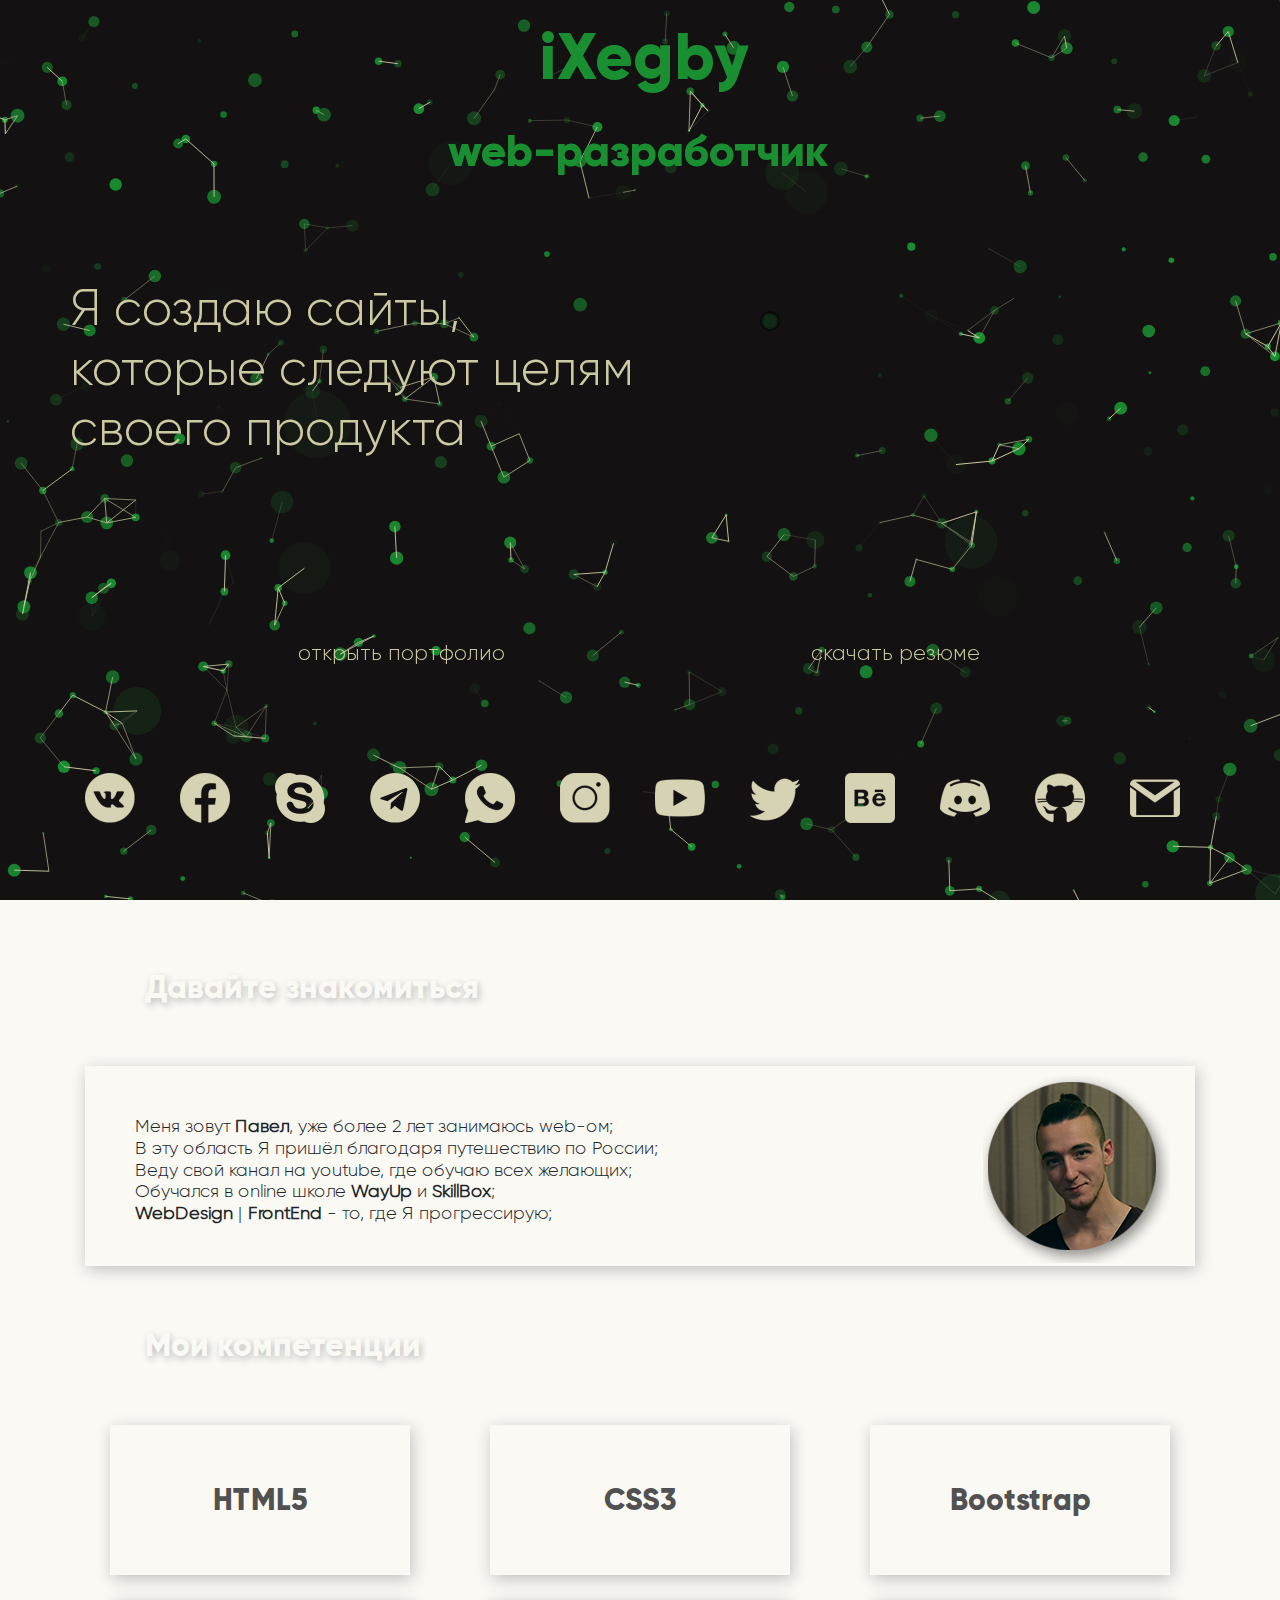
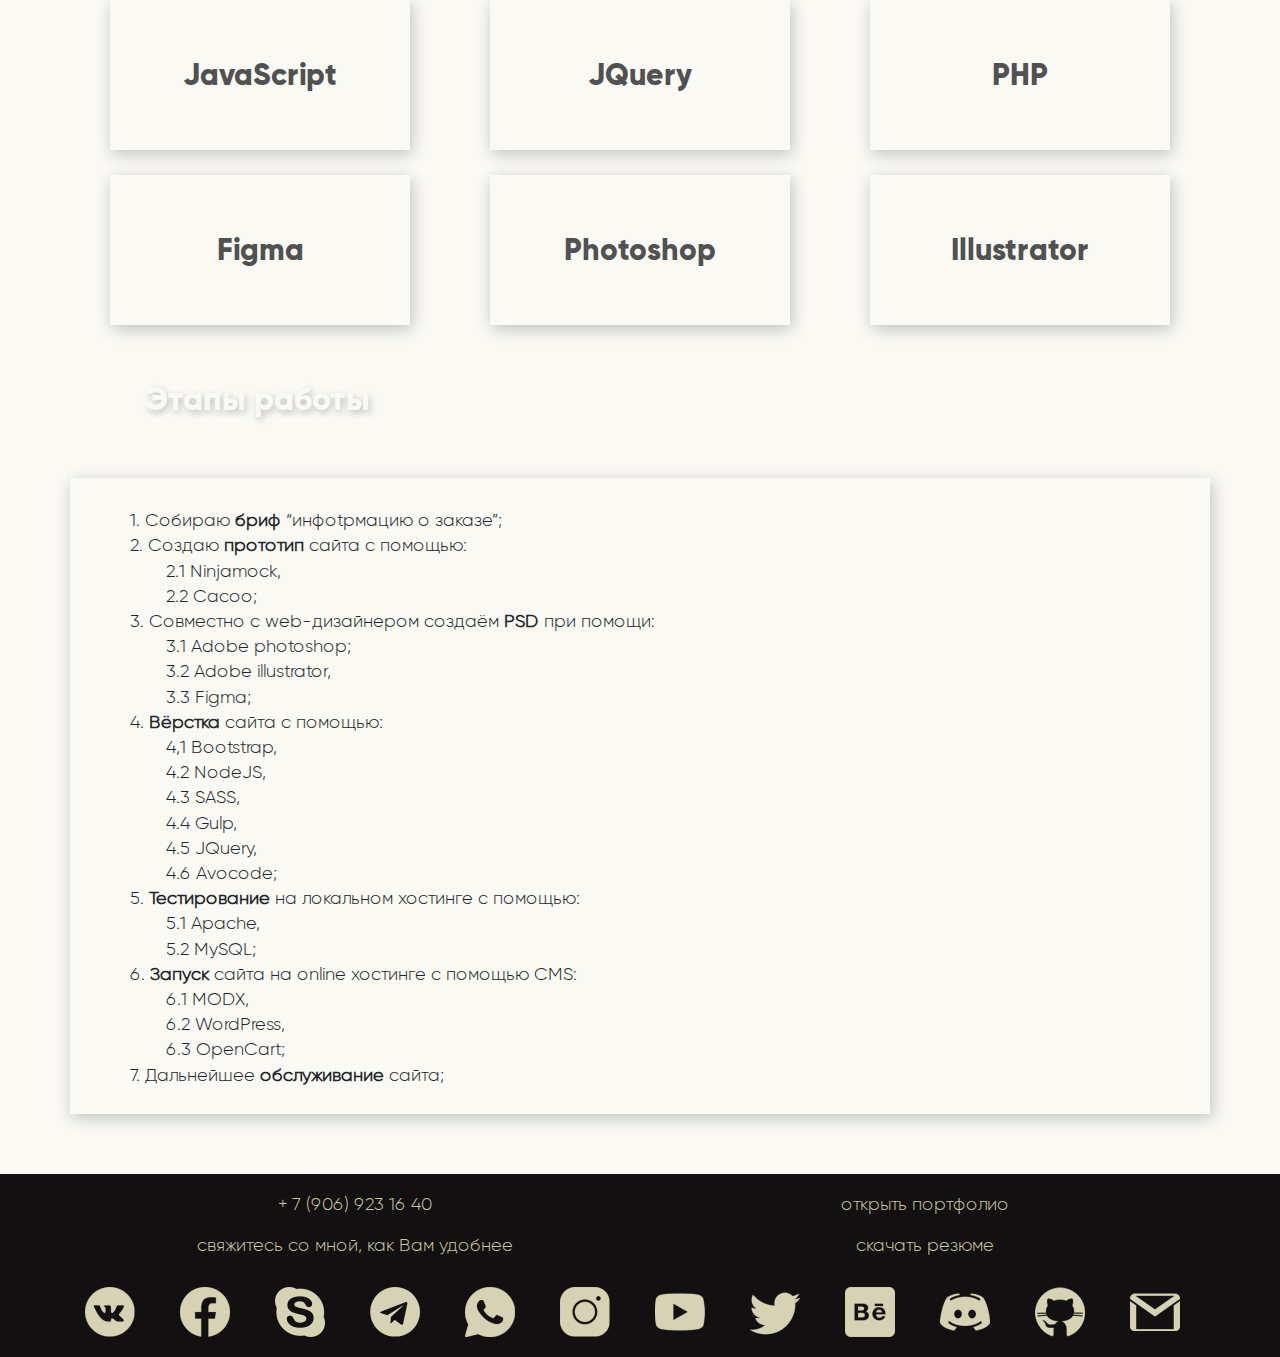
<file: index.html>
<!DOCTYPE html>
<html lang="ru">
<head>
	<meta charset="UTF-8">
	<meta property='og.title' content='iXegby резюме'><!-- заголовок сниппета -->
	<meta property='og.description' content='Свяжитесь со мной, и Я сделаю для вас продающий сайт под ваш товар или услугу'><!-- текст сниппета -->
	<meta property='og.image' content='assets/img/I.png'><!-- картинка снипета -->
	<meta property='og.site_name' content='Дизайн и вёрстка сайта'><!-- Заголовок для SEO -->
	<meta property='og.type' content='article'><!-- просто надо чтобы было -->

	<meta name="viewport" content="width=device-width, initial-scale=1.0">
	<title>iXegby-сайты под заказ</title>
	<meta name="description" content="iXegby ************"><!-- описание стр -->
	<meta name="keywords" content="ixegby вёрстка сайт купить дизайнер заказ Павел Чупин"><!-- ключевые слова поиска -->
	<meta name='author' content='Pavel Chupin'>
	<link rel='icon' href='assets/img/ico.ico'>

	<link rel="stylesheet" href="assets/sass/bootstrap.min.css"><!-- bootstrap -->
	<link rel="stylesheet" href="assets/sass/jquery-ui.min.css"><!-- jquery -->
	<link rel="stylesheet" href="assets/sass/animate.css"><!-- animate -->
	<link rel="stylesheet" href="assets/sass/style.css"><!-- css -->
	<link rel="stylesheet" href="assets/sass/style_adaptive.css"><!-- адаптив -->
	
	<script src="assets/sass/jquery-3.4.1.min.js" defer></script>
	<script src="assets/sass/jquery-ui.min.js" defer></script>
	<script src="assets/sass/bootstrap.min.js" defer></script>
	<script src="assets/sass/script.js" defer></script>
</head>
<body>
	<canvas id="animation">
	</canvas>
	<!-- header -->
	<div class="container">
		<div class="row">
			<div class="col-12">
				<div class="hello__heading">
					<h1>iXegby</h1>
					<h2>web-разработчик</h2>
					<h3>Я создаю сайты,<br/>
						которые следуют целям<br/>
						своего продукта</h3>
				</div>
				<div class="hello__transition">
					<a class="hello__portfolio animated bounceInLeft" href="portfolio.html">открыть портфолио</a>
					<a class="hello__setup animated bounceInRight" href="#">скачать резюме</a>
				</div>
				<div class="hello__link animated bounceInUp">
					<div class="row">
						<div class="col-2 col-sm-1">
							<a class="link" href="https://vk.com/ixegby"><img src="assets/img/ico__link/VK.png" alt="VK"></a>
						</div>
						<div class="col-2 col-sm-1">
							<a class="link" href="https://www.facebook.com/ixegby?ref=bookmarks"><img src="assets/img/ico__link/Facebook.png" alt="Facebook"></a>
						</div>
						<div class="col-2 col-sm-1">
							<a class="link" href="https://join.skype.com/invite/cjFDYmoIKdve"><img src="assets/img/ico__link/Skype.png" alt="Skype"></a>
						</div>
						<div class="col-2 col-sm-1">
							<a class="link" href="https://t.me/ixegby"><img src="assets/img/ico__link/Telegram.png" alt="Telegram"></a>
						</div>
						<div class="col-2 col-sm-1">
							<a class="link" href="https://wa.me/79069231640"><img src="assets/img/ico__link/WhatsApp.png" alt="WhatsApp"></a>
						</div>
						<div class="col-2 col-sm-1 display-none">
							<a class="link" href="https://www.instagram.com/ixegby/"><img src="assets/img/ico__link/Inst.png" alt="Instagram"></a>
						</div>
						<div class="col-2 col-sm-1 display-none">
							<a class="link" href="https://www.youtube.com/channel/UCkNS-q7KU0WC3F8imXSNRFw/"><img src="assets/img/ico__link/YouTube.png" alt="Youtube"></a>
						</div>
						<div class="col-2 col-sm-1 display-none">
							<a class="link" href="https://twitter.com/ixegby"><img src="assets/img/ico__link/Twitter.png" alt="Twitter"></a>
						</div>
						<div class="col-2 col-sm-1 display-none">
							<a class="link" href="https://www.behance.net/iXegby2b13"><img src="assets/img/ico__link/Behanc.png" alt="Behance"></a>
						</div>
						<div class="col-2 col-sm-1 display-none">
							<a class="link" href="https://discord.gg/b7bzmCJ"><img src="assets/img/ico__link/Discord.png" alt="Discord"></a>
						</div>
						<div class="col-2 col-sm-1 display-none">
							<a class="link" href="https://github.com/iXegby?tab=repositories"><img src="assets/img/ico__link/GitHub.png" alt="GitHub"></a>
						</div>
						<div class="col-2 col-sm-1">
							<a class="link" href="mailto:ixegby@gmail.com?subject=Сайт&body=Номер%20для%20связи:%20%0AБриф%20сайта:%20"><img src="assets/img/ico__link/Gmail.png" alt="Gmail"></a>
						</div>
					</div>
				</div>
			</div>
		</div>
	</div>
	<!-- I -->
	<div class="container">
		<div class="row">
			<div class="col-12">
				<div class="i__heading father-heading">
					<h2>Давайте знакомиться</h2>
				</div>
			</div>
			<div class="col-12">
				<div class="i__block animated-1">
					<div class="i__info">
						<h3>Меня зовут <span>Павел</span>, уже более 2 лет занимаюсь web-ом;<br/>
						В эту область Я пришёл благодаря путешествию по России;<br/>
						Веду свой канал на youtube, где обучаю всех желающих;<br/>
						Обучался в online школе <span>WayUp</span> и <span>SkillBox</span>;<br/>
						<span>WebDesign</span> | <span>FrontEnd</span> - то, где Я прогрессирую;
						</h3>
					</div>
					<div class="i__photo">
						<img src="assets/img/I.png" alt="Павел Чупин">
					</div>
				</div>
			</div>
		</div>
	</div>
	<!-- skill -->
	<div class="container">
		<div class="row">
			<div class="col-12">
				<div class="skill__heading father-heading">
					<h2>Мои компетенции</h2>
				</div>
			</div>
			<div class="col-4">
				<div class="skill__all animated-2">
					<div class="skill__front">
						<h2>HTML5</h2>
					</div>
					<div class="skill__back">
						<img src="assets/img/skill/HTML.png" alt="HTML5">
						<img src="assets/img/skill/80.png">
					</div>
				</div>
			</div>
			<div class="col-4">
				<div class="skill__all animated-2">
					<div class="skill__front">
						<h2>CSS3</h2>
					</div>
					<div class="skill__back">
						<img src="assets/img/skill/CSS3.png" alt="CSS3">
						<img src="assets/img/skill/85.png">
					</div>
				</div>
			</div>
			<div class="col-4">
				<div class="skill__all animated-2">
					<div class="skill__front">
						<h2>Bootstrap</h2>
					</div>
					<div class="skill__back">
						<img src="assets/img/skill/bootstrap.png" alt="Bootstrap">
						<img src="assets/img/skill/75.png">
					</div>
				</div>
			</div>
			<div class="col-4">
				<div class="skill__all animated-2">
					<div class="skill__front">
						<h2>JavaScript</h2>
					</div>
					<div class="skill__back">
						<img src="assets/img/skill/js.png" alt="JavaScript">
						<img src="assets/img/skill/45.png">
					</div>
				</div>
			</div>
			<div class="col-4">
				<div class="skill__all animated-2">
					<div class="skill__front">
						<h2>JQuery</h2>
					</div>
					<div class="skill__back">
						<img src="assets/img/skill/jquery.png" alt="JQuery">
						<img src="assets/img/skill/35.png">
					</div>
				</div>
			</div>
			<div class="col-4">
				<div class="skill__all animated-2">
					<div class="skill__front">
						<h2>PHP</h2>
					</div>
					<div class="skill__back">
						<img src="assets/img/skill/php.png" alt="PHP">
						<img src="assets/img/skill/35.png">
					</div>
				</div>
			</div>
			<div class="col-4">
				<div class="skill__all animated-2">
					<div class="skill__front">
						<h2>Figma</h2>
					</div>
					<div class="skill__back">
						<img src="assets/img/skill/figma.png" alt="Figma">
						<img src="assets/img/skill/45.png">
					</div>
				</div>
			</div>
			<div class="col-4">
				<div class="skill__all animated-2">
					<div class="skill__front">
						<h2>Photoshop</h2>
					</div>
					<div class="skill__back">
						<img src="assets/img/skill/ps.png" alt="Photoshop">
						<img src="assets/img/skill/85.png">
					</div>
				</div>
			</div>
			<div class="col-4">
				<div class="skill__all animated-2">
					<div class="skill__front">
						<h2>Illustrator</h2>
					</div>
					<div class="skill__back">
						<img src="assets/img/skill/ai.png" alt="Illustrator">
						<img src="assets/img/skill/45.png">
					</div>
				</div>
			</div>
		</div>
	</div>
	<!-- stages -->
	<div class="container">
		<div class="row">
			<div class="col-12">
				<div class="stages__heading father-heading">
					<h2>Этапы работы</h2>
				</div>
			</div>
			<div class="stages__block  animated-3">
				<div class="stages__text">
					<p>
1. Собираю <span>бриф</span> “инфоtрмацию о заказе”;<br/>
2. Создаю <span>прототип</span> сайта с помощью:<br/>
&emsp;&emsp;2.1 Ninjamock,<br/>
&emsp;&emsp;2.2 Cacoo;<br/>
3. Совместно с web-дизайнером создаём <span>PSD</span> при помощи:<br/>
&emsp;&emsp;3.1 Adobe photoshop;<br/>
&emsp;&emsp;3.2 Adobe illustrator,<br/>
&emsp;&emsp;3.3 Figma;<br/>
4. <span>Вёрстка</span> сайта с помощью:<br/>
&emsp;&emsp;4,1 Bootstrap,<br/>
&emsp;&emsp;4.2 NodeJS,<br/>
&emsp;&emsp;4.3 SASS,<br/>
&emsp;&emsp;4.4 Gulp,<br/>
&emsp;&emsp;4.5 JQuery,<br/>
&emsp;&emsp;4.6 Avocode;<br/>
5. <span>Тестирование</span> на локальном хостинге с помощью:<br/>
&emsp;&emsp;5.1 Apache,<br/>
&emsp;&emsp;5.2 MySQL;<br/>
6. <span>Запуск</span> сайта на online хостинге с помощью CMS:<br/>
&emsp;&emsp;6.1 MODX,<br/>
&emsp;&emsp;6.2 WordPress,<br/>
&emsp;&emsp;6.3 OpenCart;<br/>
7. Дальнейшее <span>обслуживание</span> сайта;<br/>
</p>
				</div>
			</div>
		</div>
	</div>
	<!-- footer -->
	<div class="footer">
		<div class="container">
			<div class="row">
				<div class="col-6">
					<div class="footer__text">
						<h3>+ 7 (906) 923 16 40</h3>
					</div>
				</div>
				<div class="col-6">
					<div class="footer__text">
						<h3><a href="portfolio.html">открыть портфолио</a></h3>
					</div>
				</div>
				<div class="col-6">
					<div class="footer__text">
						<h3>свяжитесь со мной, как Вам удобнее</h3>
					</div>
				</div>
				<div class="col-6">
					<div class="footer__text">
						<h3><a href="#">скачать резюме</a></h3>
					</div>
				</div>
				<div class="col-2 col-sm-1">
					<a class="link" href="https://vk.com/ixegby"><img src="assets/img/ico__link/VK.png" alt="VK"></a>
				</div>
				<div class="col-2 col-sm-1">
					<a class="link" href="https://www.facebook.com/ixegby?ref=bookmarks"><img src="assets/img/ico__link/Facebook.png" alt="Facebook"></a>
				</div>
				<div class="col-2 col-sm-1">
					<a class="link" href="https://join.skype.com/invite/cjFDYmoIKdve"><img src="assets/img/ico__link/Skype.png" alt="Skype"></a>
				</div>
				<div class="col-2 col-sm-1">
					<a class="link" href="https://t.me/ixegby"><img src="assets/img/ico__link/Telegram.png" alt="Telegram"></a>
				</div>
				<div class="col-2 col-sm-1">
					<a class="link" href="https://wa.me/79069231640"><img src="assets/img/ico__link/WhatsApp.png" alt="WhatsApp"></a>
				</div>
				<div class="col-2 col-sm-1 display-none">
					<a class="link" href="https://www.instagram.com/ixegby/"><img src="assets/img/ico__link/Inst.png" alt="Instagram"></a>
				</div>
				<div class="col-2 col-sm-1 display-none">
					<a class="link" href="https://www.youtube.com/channel/UCkNS-q7KU0WC3F8imXSNRFw/"><img src="assets/img/ico__link/YouTube.png" alt="Youtube"></a>
				</div>
				<div class="col-2 col-sm-1 display-none">
					<a class="link" href="https://twitter.com/ixegby"><img src="assets/img/ico__link/Twitter.png" alt="Twitter"></a>
				</div>
				<div class="col-2 col-sm-1 display-none">
					<a class="link" href="https://www.behance.net/iXegby2b13"><img src="assets/img/ico__link/Behanc.png" alt="Behance"></a>
				</div>
				<div class="col-2 col-sm-1 display-none">
					<a class="link" href="https://discord.gg/b7bzmCJ"><img src="assets/img/ico__link/Discord.png" alt="Discord"></a>
				</div>
				<div class="col-2 col-sm-1 display-none">
					<a class="link" href="https://github.com/iXegby?tab=repositories"><img src="assets/img/ico__link/GitHub.png" alt="GitHub"></a>
				</div>
				<div class="col-2 col-sm-1">
					<a class="link" href="mailto:ixegby@gmail.com?subject=Сайт&body=Номер%20для%20связи:%20%0AБриф%20сайта:%20"><img src="assets/img/ico__link/Gmail.png" alt="Gmail"></a>
				</div>
			</div>
		</div>
	</div>
</body>
</html>
</file>
<file: assets/sass/style.css>
* {
    -moz-transition: all 0.3s ease;
    -webkit-transition-property: all;
    -webkit-transition-duration: 0.3s;
    -webkit-transition-timing-function: ease;
}
body {
    margin: 0;
    padding:0;
    font-family: 'Gilroy-Light', sans-serif;
    font-size: 18px;
    overflow-x: hidden;
    position: relative;
    background: #faf9f4;
}
div, button, li, ul, input {
    box-sizing: border-box;
}
a, a:hover, a:active, a:focus, button, button:hover,
button:active, button:focus, input, input:active, input:focus {
    text-decoration: none;
    outline: none;
}
h1, h2, h3 {
    margin-bottom: 0;
}
ul, li {
    padding:0;
    margin:0;
    display: block;
}
.clearfix:after {
    content: ’’;
    display: table;
    width: 100%;
    clear: both;
}
p {
    line-height: 1.4em;/*-----задать-----*/
}
@font-face {
  font-family: 'Gilroy-ExtraBold';
  src: url('../font/Gilroy-ExtraBold.eot');
  src: url('../font/Gilroy-ExtraBold.eot?#iefix') format('embedded-opentype'),
       url('../font/Gilroy-ExtraBold.woff2') format('woff2'),
       url('../font/Gilroy-ExtraBold.woff') format('woff'),
       url('../font/Gilroy-ExtraBold.ttf')  format('truetype'),
       url('../font/Gilroy-ExtraBold.svg#svgFontName') format('svg');
}
@font-face {
  font-family: 'Gilroy-Light';
  src: url('../font/Gilroy-Light.eot');
  src: url('../font/Gilroy-Light.eot?#iefix') format('embedded-opentype'),
       url('../font/Gilroy-Light.woff2') format('woff2'),
       url('../font/Gilroy-Light.woff') format('woff'),
       url('../font/Gilroy-Light.ttf')  format('truetype'),
       url('../font/Gilroy-Light.svg#svgFontName') format('svg');
}
.father-heading {
    font-size: 40px;
    font-family: 'Gilroy-ExtraBold';
    color: #faf9f4;
    text-shadow: 2px 3px 7px #c0c0c0;
    margin-top: 60px;
    margin-left: 60px;
}

/*header*/

canvas {
    background: #141112;
    width: 100%;
    height: 100vh;
    z-index: 9;
}
.hello__heading {
    z-index: 10;
}
.hello__heading h1 {
    font-family: 'Gilroy-ExtraBold';
    color: #198f31;
    font-size: 65px;
    margin-left: -101.2px;
    margin-top: 10px;
    position: absolute;
    left: 50%;
    top: -100vh;
}
.hello__heading h2 {
    font-family: 'Gilroy-ExtraBold';
    color: #198f31;
    font-size: 44px;
    margin-left: -192.5px;
    position: absolute;
    left: 50%;
    top: -87vh;
}
.hello__heading h3 {
    font-family: 'Gilroy-Light';
    color: #cccaa2;
    font-size: 50px;
    position: absolute;
    left: 0%;
    top: -70vh;
}
.hello__transition {
    z-index: 10;
}
.hello__portfolio {
    font-family: 'Gilroy-Light';
    color: #cccaa2;
    font-size: 21px;
    position: absolute;
    left: 20%;
    top: -30vh;
}
.hello__setup {
    font-family: 'Gilroy-Light';
    color: #cccaa2;
    font-size: 21px;
    position: absolute;
    left: 65%;
    top: -30vh;
}
.hello__portfolio:hover, .hello__setup:hover {
    color: #198f31;
}
.hello__link img {
    position: absolute;
    width: 50px;
    top: -15vh;
    transition: all 3s else;
}
.hello__link img:hover {
    transform: rotate(360deg);
}
.link {
    left: 0%;
}

/*I*/

.i__heading {

}
.i__heading h2 {

}
.i__block {
    width: 100%;
    height: 200px;
    margin-top: 60px;
    box-shadow: 2px 4px 15px #c0c0c0;
}
.i__info {
    float: left;
}
.i__info h3 {
    font-size: 18px;
    padding: 50px 0 0 50px;
}
.i__info span {
    font-weight: 900;
}
.i__photo {
    
}
.i__photo img {
    float: right;
    margin: 10px 25px 0 0;
}

/*skill*/
.skill__heading {
    margin-bottom: 60px;
}
.skill__all, .skill__front, .skill__back {
    display: block;
    margin: 0 auto;
    width: 300px;
    height: 150px;
}
.skill__front, .skill__back {
    float: left;
}
.skill__all:hover .skill__front {
    margin-left:-300px;
}
.skill__back {
    margin-left:-600px;
}
.skill__all:hover .skill__back {
    margin-left:0;
    margin-top: 0;
}
.skill__all {
    background: #faf9f4;
    margin-bottom: 25px;
    overflow:hidden;
    box-shadow: 2px 4px 15px #c0c0c0;
}
.skill__all:nth-child(7){
    margin-bottom: 0px;
}
.skill__all:nth-child(8){
    margin-bottom: 0px;
}
.skill__all:nth-child(9){
    margin-bottom: 0px;
}
.skill__front h2{
    text-align: center;
    font-family: 'Gilroy-ExtraBold';
    line-height: 150px;
    font-size: 30px;
    color: #515151;
}
.skill__back img{
    margin: 0;
    padding: 0;
}
.skill__back img:last-child {
    width: 110px;
}

/*stages*/

.stages__heading {
    margin-top: 30px;
}
.stages__block {
    width: 100%;
    margin-top: 60px;
    box-shadow: 2px 4px 15px #c0c0c0;
    margin-bottom: 60px;
}
.stages__text {

}
.stages__text p {
    padding: 30px 0 10px 60px;
}
.stages__text span {
    font-weight: 900;
}

/*footer*/

.footer {
    width: 100vw;
    background: #131011;
}
.footer__text {
    text-align: center;
}
.footer__text h3 {
    margin: 20px 0 0px 0;
    font-size: 18px;
    color: #cccaa2;
}
.footer__text a {
    color: #cccaa2;
}
.footer__text a:hover {
    color: #198f31;
}
.footer img {
    margin: 30px 0 20px 0;
    width: 50px;
    transition: all 3s else;
}
.footer img:hover {
    transform: rotate(360deg);
}

/*portfolio*/


.width {
    position: relative;
    height: 400px;
}

.card {
    position: absolute;
    top: 50%;
    left: 50%;
    transform: translate(-50%,-50%);
    width: 486px;
    height: 324px;
    background: none;
    border-radius: 0;
}
.card .image {
    max-width: 100%;
    max-height: 100%;
    overflow: hidden;
}
.card .image img {
    width: 100%;
    transition: .5s;
}
.card:hover .image img {
    opacity: .5;
    transform: translateX(30%);/*100%*/
}
.card .details {
    position: absolute;
    top: 0;
    left: 0;
    width: 70%;/*100%*/
    height: 100%;
    background: #515151;
    transition: .5s;
    transform-origin: left;
    transform: perspective(2000px) rotateY(-90deg);
}
.card:hover .details {
    transform: perspective(2000px) rotateY(0deg);
}
.card .details .center {
    padding: 20px;
    text-align: center;
    background: #515151;
    position: absolute;
    top: 50%;
    transform: translateY(-50%);
}
.card .details .center h1 {
    font-family: 'Gilroy-ExtraBold';
    margin: 0;
    padding: 0;
    color: #cccaa2;
    line-height: 20px;
    font-size: 20px;
    text-transform: uppercase;
}
.card .details .center h1 span {
    font-size: 14px;
    color: #cccaa2;
}
.card .details .center p {
    font-family: 'Gilroy-Light';
    margin: 10px 0;
    padding: 0;
    color: #faf9f4;
}
.card .details .center ul {
    margin: 10px auto 0;
    padding: 0;
    display: table;
}
.card .details .center ul li {
    list-style: none;
    margin: 0 5px;
    float: left;
}
.card .details .center ul li a {
    display: block;
    background: #cccaa2;
    color: #515151;
    width: 30px;
    height: 30px;
    line-height: 30px;
    text-align: center;
    transform: .5s;
}
.card .details .center ul li a:hover {
    background: #515151;
    color: #cccaa2;
}
</file>
<file: assets/sass/style_adaptive.css>
/*//////////1199-991 (КОМП)//////////*/
@media only screen and (max-device-width : 1199px) {
	.card {
	    width: 386px;
	    height: 256px;
  	}
  	.width {
	    position: relative;
	    height: 17em;
  	}

/*//////////991-767 (ПЛАНШЕТ)//////////*/
@media only screen and (max-device-width : 991px) {
	.hello__heading h1 {
	    font-size: 3em;
	    margin-left: -85.5px;
	}
	.hello__heading h2 {
	    font-size: 1.7em;
	    margin-left: -132.5px;
	    top: -87vh;
	}
	.hello__heading h3 {
	    font-size: 2.2em;
	    top: -65vh;
	}
	.hello__portfolio {
    	left: 13%;
    }
    .hello__setup {
    	left: 63%;
    }
    .hello__link img {
	    width: 40px;
	    top: -15vh;
	}
	.i__info h3 {
	    font-size: 0.8em;
	    padding: 55px 0 0 20px;
	}
	.skill__all {
    	width: 100%;
    }
    .skill__all, .skill__front, .skill__back {
    	width: 100%;
    	height: 100px;
    }
    .skill__back img {
    	height: 100px;
    }
    .skill__back img:last-child {
	    width: 80px;
	    height: 80px;
   }
   .skill__front h2 {
    	font-size: 1.2em;
    	line-height: 100px;
    }
    .stages__text p {
    	font-size: 0.8em;
    }
    .footer__text h3 {
    	font-size: 0.8em;
    }
    .footer img {
    	width: 40px;
    }
    .card {
		width: 316px;
		height: 209.33px;
	}
	.card .details .center h1 {
	    font-size: 0.8em;
	}
	.card .details .center h1 span {
	    font-size: 0.8em;
	}
	.card .details .center p {
	    font-size: 0.8em;
	}
	.width {
	    height: 14em;
	}
}

/*//////////767-576 (ПЛАНШЕТ)//////////*/
@media only screen and (max-device-width : 767px) {
	.hello__heading h1 {
	    font-size: 2.6em;
	    margin-left: -74.3px;
	}
	.hello__heading h2 {
	    font-size: 1.3em;
	    margin-left: -101.5px;
	    top: -92vh;
	}
	.hello__heading h3 {
    	font-size: 2em;
    }
    .hello__portfolio {
    	font-size: 0.9em;
    	left: 14%;
    	top: -24vh;
    }
    .hello__setup {
    	font-size: 0.9em;
    	top: -24vh;
    }
    .hello__link img {
	    width: 30px;
	    top: -12vh;
	}
	.i__heading h2 {
		font-size: 0.7em;
	}
	.skill__heading {
	    margin-bottom: 0.9em;
	}
	.skill__heading h2{
		font-size: 0.7em;
	}
	.stages__heading h2{
	    font-size: 0.7em;
	}
	.father-heading {
	    margin-top: 0.9em;
	    margin-left: 0.5em;
	}
	.i__info h3 {
	    font-size: 0.65em;
	    padding: 60px 0 0 10px;
	}
	.i__photo img {
	    margin: 26px 10px 0 0;
	    width: 150px;
	}
	.i__block {
    	margin-top: 2.5em;
    }
    .stages__block {
    	margin-top: 2.5em;
    }
    .skill__back img {
	    height: 74px;
	}
	.skill__back img:last-child {
	    width: 55px;
	    height: 55px;
	}
	.skill__all, .skill__front, .skill__back {
	    height: 76px;
	}
	.skill__front h2 {
	    font-size: 1em;
	    line-height: 76px;
	}
	.stages__text p {
	    font-size: 0.6em;
	    padding: 30px 0 10px 40px;
	}
	.footer__text h3 {
	    font-size: 0.6em;
	    margin: 13px 0 0px 0;
	}
	.footer img {
	    width: 30px;
	    margin: 17px 0 20px 0;
	}
	.card {
	    width: 246px;
	    height: 162.66px;
	}
	.card .details .center h1 {
	    font-size: 0.6em;
	    line-height: 1.2em;
	}
	.card .details .center h1 span {
	    font-size: 0.8em;
	}
	.card .details .center p {
	    font-size: 0.5em;
	}
	.width {
	    height: 11em;
	}
}

/*//////////575 (СМАРТФОН)//////////*/
@media only screen and (max-device-width : 575px) {
	.hello__heading h1 {
	    font-size: 2em;
	    margin-left: -57px;
	}
	.hello__heading h2 {
	    font-size: 1.2em;
	    margin-left: -93.5px;
	    top: -94vh;
	}
	.hello__heading h3 {
	    font-size: 1.9em;
	    left: 1em;
	}
	.hello__link img {
	    right: 0.68em;
	    width: 25px;
	}
	.display-none {
		display: none;
	}
	.hello__link img {
	    right: 1.6em;
	    width: 36px;
	}
	.i__heading h2 {
	    font-size: 0.6em;
	}
	.skill__heading {
	    margin-bottom: 0.5em;
	}
	.skill__heading h2 {
        font-size: 0.6em;
	}
	.stages__heading h2 {
        font-size: 0.6em;
	}
	.i__info h3 {
	    font-size: 0.6em;
	    padding: 55px 0 0 10px;
	}
	.i__photo img {
	    margin: 17px 5px 0 0;
	    width: 140px;
	}
	.i__block {
    	height: 170px;
    	margin-top: 1em;
    }
    .stages__block {
	    width: 95%;
	    margin: 1.1em auto;
	}
	.footer img {
	    width: 30px;
	    margin: 17px 0 15px 0.6em;
	}
}

/*//////////520-453 (СМАРТФОН)//////////*/
@media only screen and (max-device-width : 520px) {
	.hello__link img {
	    right: 1.4em;
	    width: 34px;
	}
	.i__photo img {
	    margin: 32px 5px 0 0;
	    width: 110px;
	}
	.skill__back img:last-child {
	    width: 45px;
	    height: 45px;
	}
	.skill__back img {
	    height: 66px;
	}
	.skill__all, .skill__front, .skill__back {
	    height: 68px;
	}
	.skill__front h2 {
	    font-size: 0.8em;
	    line-height: 68px;
	}
	.card {
	    width: 206px;
	    height: 136px;
	}
	.width {
	    height: 9.2em;
	}
	.card .details .center {
	    padding: 0.4em;
	}
	.card .details .center h1 {
	    font-size: 0.6em;
	    line-height: 1.2em;
	}
	.card .details .center h1 span {
	    font-size: 0.8em;
	}
	.card .details .center p {
	    line-height: 1.1em;
	    font-size: 0.5em;
	}
}

/*//////////453-425 (СМАРТФОН)//////////*/
@media only screen and (max-device-width : 453px) {
	.hello__heading h3 {
    	font-size: 1.3em;
    }
    .hello__link img {
	    width: 24px;
	}
	.hello__portfolio {
	    font-size: 0.7em;
	    left: 10%;
	}
	.hello__setup {
    	font-size: 0.7em;
    }
    .i__info h3 {
	    font-size: 0.45em;
	    padding: 35px 0 0 7px;
	}
	.i__photo img {
	    margin: 11px 5px 0 0;
	    width: 100px;
	}
	.i__block {
    	height: 120px;
    }
    .skill__back img {
	    height: 60px;
	}
	.skill__back img:last-child {
	    width: 40px;
	    height: 40px;
	}
	.skill__all, .skill__front, .skill__back {
	    height: 60px;
	}
	.skill__front h2 {
	    font-size: 0.7em;
	    line-height: 60px;
	}
	.stages__text p {
	    font-size: 0.45em;
	    padding: 20px 0 0px 20px;
	}
	.footer img {
    	width: 22px;
    }
    .footer__text h3 {
    	font-size: 0.5em;
    }
    .card {
	    width: 166px;
	    height: 109.33px;
	}
	.card .details .center h1 {
	    font-size: 0.5em;
	}
	.card .details .center p {
	    font-size: 0.4em;
	}
	.card .center ul li a i{
	    font-size: 0.6em;
	}
	.card .details .center ul li a {
	    width: 1em;
	    height: 1em;
	    line-height: 0.7em;
	}
	.width {
	    height: 7em;
	}
}

/*//////////424-369 (СМАРТФОН)//////////*/
@media only screen and (max-device-width : 424px) {
	.hello__heading h1 {
	    font-size: 1.6em;
	    margin-left: -45.5px;
	}
	.hello__heading h2 {
	    font-size: 1em;
	    margin-left: -78.1px;
	    top: -93vh;
	}
	.hello__setup {
	    top: -19vh;
	}
	.hello__portfolio {
	    top: -19vh;
	}
	.i__heading h2 {
	    font-size: 0.5em;
	}
	.skill__heading h2 {
        font-size: 0.5em;
	}
	.stages__heading h2 {
        font-size: 0.5em;
	}
	.i__photo img {
	    margin: 16px 5px 0 0;
	    width: 90px;
	}
	.skill__back img {
	    height: 50px;
	}
	.skill__back img:last-child {
	    width: 35px;
	    height: 35px;
	}
	.skill__all, .skill__front, .skill__back {
	    height: 51px;
	}
	.skill__front h2 {
	    font-size: 0.5em;
	    line-height: 50px;
	}
	.footer__text h3 {
	    font-size: 0.45em;
	}
	.skill__all {
		box-shadow: 1px 3px 9px #c0c0c0;
    	margin-bottom: 10px;
    }
    .father-heading {
    	margin-top: 0.5em;
    }
    .hello__link img {
    	right: 1.3em;
    }
    .footer img {
    	margin: 17px 0 15px 0.3em;
    }
}

/*//////////368 (СМАРТФОН)//////////*/
@media only screen and (max-device-width : 368px) {
	.hello__link img {
	    right: 1em;
	}
	.i__photo img {
	    margin: 19px 2px 0 0;
	    width: 82px;
	}
	.i__info h3 {
	    font-size: 0.38em;
	    padding: 35px 0 0 4px;
	}
	.skill__back img:last-child {
	    width: 30px;
	    height: 30px;
	}
	.skill__back img {
	    height: 40px;
	}
	.skill__front h2 {
	    line-height: 40px;
	}
	.skill__all, .skill__front, .skill__back {
	    height: 41px;
	}
	.stages__text p {
	    font-size: 0.4em;
	    padding: 20px 0 0px 20px;
	}
	.footer__text h3 {
	    font-size: 0.4em;
	}
	.footer img {
	    width: 18px;
	    margin: 17px 0 15px 0.2em;
	}
	.card .details .center h1 span {
	    display: none;
	}
	.card {
	    width: 136px;
	    height: 89.33px;
	}
	.card .details .center p {
	    font-size: 0.3em;
	}
	.card .details .center p {
	    margin: 5px 0;
	}
</file>
